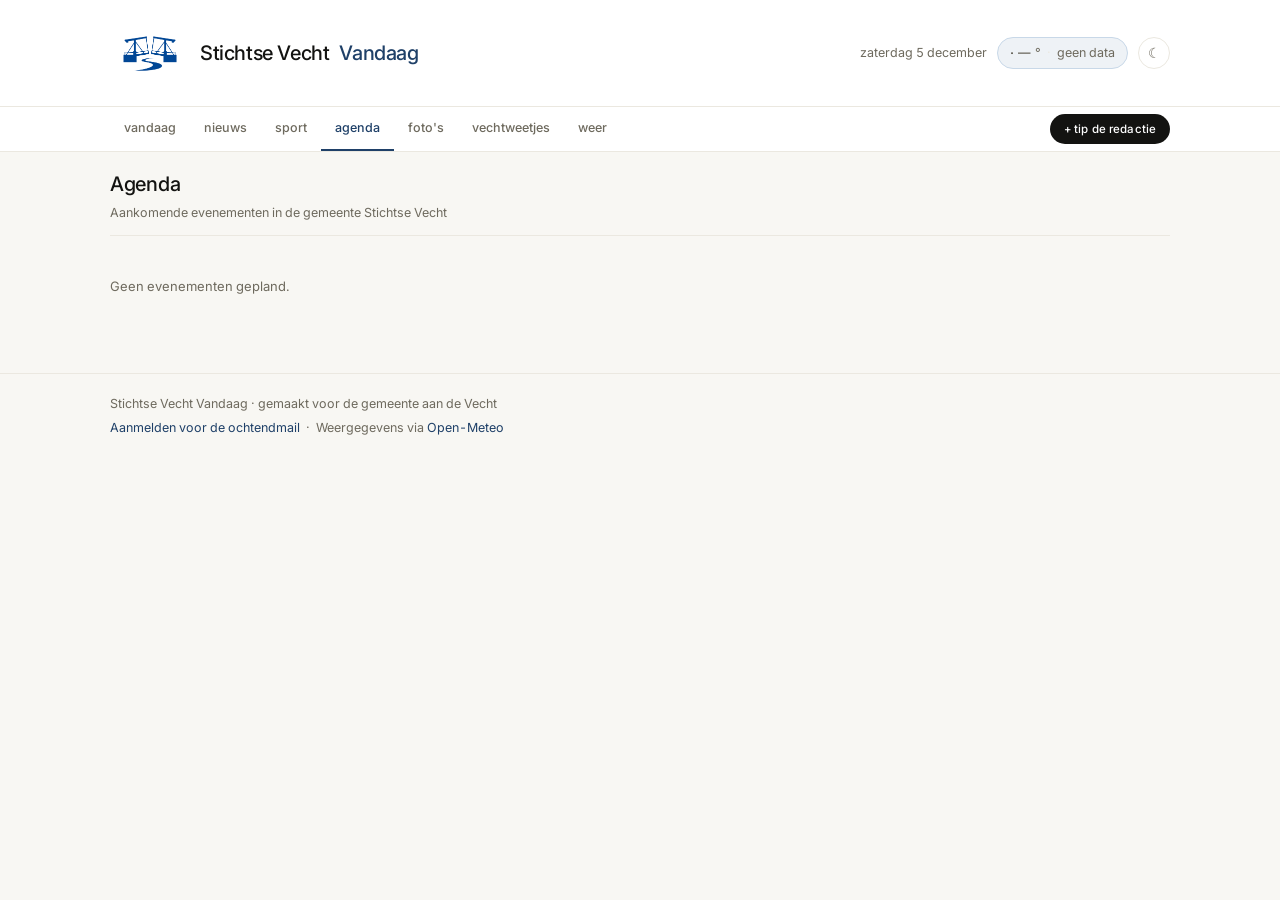
<file: agenda.html>
﻿<!DOCTYPE html>
<html lang="nl">
<head>
  <meta charset="UTF-8" />
  <meta name="viewport" content="width=device-width, initial-scale=1.0" />
  <title>Agenda — Stichtse Vecht Vandaag</title>
  <meta name="description" content="Alle evenementen en activiteiten in de gemeente Stichtse Vecht." />
  <link rel="icon" type="image/png" href="favicon.png" />
  <link rel="apple-touch-icon" href="favicon.png" />
  <meta property="og:type" content="website" />
  <meta property="og:site_name" content="Stichtse Vecht Vandaag" />
  <meta property="og:locale" content="nl_NL" />
  <meta property="og:title" content="Agenda — Stichtse Vecht Vandaag" />
  <meta property="og:description" content="Alle evenementen en activiteiten in de gemeente Stichtse Vecht." />
  <meta property="og:url" content="https://stichtsevechtvandaag.nl/agenda.html" />
  <meta property="og:image" content="https://upload.wikimedia.org/wikipedia/commons/thumb/e/ea/Bethunpolder_in_Stichtse_Vecht.jpg/1280px-Bethunpolder_in_Stichtse_Vecht.jpg" />
  <meta name="twitter:card" content="summary_large_image" />
  <link rel="preconnect" href="https://fonts.googleapis.com" />
  <link rel="preconnect" href="https://fonts.gstatic.com" crossorigin />
  <link href="https://fonts.googleapis.com/css2?family=Inter:wght@400;500&display=swap" rel="stylesheet" />
  <link rel="stylesheet" href="style.css" />
  <style>
    .page-hero { padding: 32px 0 20px; border-bottom: 1px solid var(--border); margin-bottom: 28px; }
    .page-hero h1 { font-size: 28px; font-weight: 500; letter-spacing: -0.025em; color: var(--text); }
    .page-hero p { font-size: 14px; color: var(--text-mute); margin-top: 6px; }

    .agenda-full-list { display: flex; flex-direction: column; gap: 0; }

    .agenda-full-item {
      display: flex;
      gap: 20px;
      padding: 20px 0;
      border-bottom: 1px solid var(--border);
      text-decoration: none;
      color: inherit;
      transition: background 0.15s;
      border-radius: var(--radius-sm);
    }
    .agenda-full-item:first-child { border-top: 1px solid var(--border); }
    a.agenda-full-item:hover { background: var(--accent-bg); padding-left: 10px; padding-right: 10px; margin: 0 -10px; }

    .agenda-full-date {
      background: var(--ink);
      color: #fff;
      border-radius: var(--radius-sm);
      padding: 10px 14px;
      text-align: center;
      min-width: 56px;
      flex-shrink: 0;
      align-self: flex-start;
    }
    .agenda-full-date .day { display: block; font-size: 24px; font-weight: 500; letter-spacing: -0.02em; line-height: 1; }
    .agenda-full-date .month { display: block; font-size: 11px; font-weight: 500; letter-spacing: 0.06em; text-transform: uppercase; color: var(--accent); margin-top: 4px; }
    .agenda-full-date .year { display: block; font-size: 10px; color: rgba(255,255,255,.45); margin-top: 2px; }

    .agenda-full-content { flex: 1; }
    .agenda-full-title { font-size: 17px; font-weight: 500; letter-spacing: -0.01em; line-height: 1.3; color: var(--text); }
    .agenda-full-meta { font-size: 12.5px; color: var(--text-mute); margin-top: 5px; }
    .agenda-full-desc { font-size: 13.5px; color: var(--text-soft); margin-top: 8px; line-height: 1.55; }
    .agenda-full-link { font-size: 12px; color: var(--accent); margin-top: 8px; display: inline-block; }

    .agenda-month-label {
      font-size: 11px;
      font-weight: 500;
      letter-spacing: 0.06em;
      text-transform: uppercase;
      color: var(--text-mute);
      padding: 20px 0 8px;
    }
    .agenda-month-label:first-child { padding-top: 0; }
  </style>
</head>
<body>

  <header class="site-header">
    <div class="header-inner container">
      <a class="brand" href="index.html"><img src="Logo2.png" alt="Stichtse Vecht Vandaag logo" class="brand-logo" />Stichtse Vecht <span class="brand-accent">Vandaag</span></a>
      <div class="header-right">
        <span class="header-date" id="header-date"></span>
        <a class="weather-pill" id="weather-pill" href="weer.html">
          <span class="weather-pill-icon" id="wp-icon">·</span>
          <span id="wp-temp">—</span><span class="weather-unit">°</span>
          <span class="weather-pill-sep">·</span>
          <span class="weather-pill-desc" id="wp-desc">laden…</span>
        </a>
        <button class="dark-mode-btn" id="dark-mode-btn" aria-label="Donkere modus">☾</button>
      </div>
    </div>
  </header>

  <nav class="site-nav">
    <div class="nav-inner container">
      <ul class="nav-tabs">
        <li><a href="index.html"          class="nav-tab">vandaag</a></li>
        <li><a href="nieuws.html"         class="nav-tab">nieuws</a></li>
        <li><a href="sport.html"          class="nav-tab">sport</a></li>
        <li><a href="agenda.html"         class="nav-tab active">agenda</a></li>
        <li><a href="fotos.html"          class="nav-tab">foto's</a></li>
        <li><a href="vechtweetjes.html"   class="nav-tab">vechtweetjes</a></li>
        <li><a href="weer.html"           class="nav-tab">weer</a></li>
      </ul>
      <a href="mailto:redactie@stichtsevechtvandaag.nl" class="tip-btn">+ tip de redactie</a>
    </div>
  </nav>

  <main class="container main-content">

    <div class="page-hero">
      <h1>Agenda</h1>
      <p>Aankomende evenementen in de gemeente Stichtse Vecht</p>
    </div>

    <div class="agenda-full-list" id="agenda-full-list"></div>

  </main>

  <footer class="site-footer">
    <div class="container footer-inner">
      <p>Stichtse Vecht Vandaag · gemaakt voor de gemeente aan de Vecht</p>
      <p class="footer-meta">
        <a href="#">Aanmelden voor de ochtendmail</a>
        &nbsp;·&nbsp; Weergegevens via <a href="https://open-meteo.com" rel="noopener">Open-Meteo</a>
      </p>
    </div>
  </footer>

  <script src="data/data.js"></script>
  <script src="script.js"></script>
  <script>
    const MONTHS_FULL = ["Januari","Februari","Maart","April","Mei","Juni","Juli","Augustus","September","Oktober","November","December"];
    const MONTHS_SHORT = ["JAN","FEB","MRT","APR","MEI","JUN","JUL","AUG","SEP","OKT","NOV","DEC"];

    function renderFullAgenda(items) {
      const list = document.getElementById("agenda-full-list");
      if (!list) return;
      const today = new Date(); today.setHours(0,0,0,0);
      const upcoming = items
        .filter(e => new Date(e.date) >= today)
        .sort((a,b) => new Date(a.date)-new Date(b.date));

      if (upcoming.length === 0) {
        list.innerHTML = `<p style="color:var(--text-mute);font-size:13px;padding:20px 0">Geen evenementen gepland.</p>`;
        return;
      }

      let currentMonth = null;
      list.innerHTML = "";

      for (const item of upcoming) {
        const date = new Date(item.date);
        const monthKey = `${date.getFullYear()}-${date.getMonth()}`;

        if (monthKey !== currentMonth) {
          currentMonth = monthKey;
          const label = document.createElement("p");
          label.className = "agenda-month-label";
          label.textContent = `${MONTHS_FULL[date.getMonth()]} ${date.getFullYear()}`;
          list.appendChild(label);
        }

        const el = document.createElement(item.source_url ? "a" : "div");
        el.className = "agenda-full-item";
        if (item.source_url) {
          el.href = item.source_url;
          el.target = "_blank";
          el.rel = "noopener";
        }

        const meta = [item.time, item.location].filter(Boolean).join(" · ");

        el.innerHTML = `
          <div class="agenda-full-date">
            <span class="day">${date.getDate()}</span>
            <span class="month">${MONTHS_SHORT[date.getMonth()]}</span>
            <span class="year">${date.getFullYear()}</span>
          </div>
          <div class="agenda-full-content">
            <p class="agenda-full-title">${item.title.replace(/</g,"&lt;")}</p>
            ${meta ? `<p class="agenda-full-meta">${meta.replace(/</g,"&lt;")}</p>` : ""}
            ${item.description ? `<p class="agenda-full-desc">${item.description.replace(/</g,"&lt;")}</p>` : ""}
            ${item.source_url ? `<span class="agenda-full-link">Meer informatie →</span>` : ""}
          </div>`;
        list.appendChild(el);
      }
    }

    document.addEventListener("DOMContentLoaded", async () => {
      setHeaderDate();
      loadWeather();
      initDarkMode();

      let items = [];
      if (Array.isArray(window.BREUKELEN_EVENTS)) {
        items = window.BREUKELEN_EVENTS;
      } else {
        try { const r = await fetch("data/events.json"); items = await r.json(); } catch(_) {}
      }
      renderFullAgenda(items);
    });
  </script>
</body>
</html>
</file>
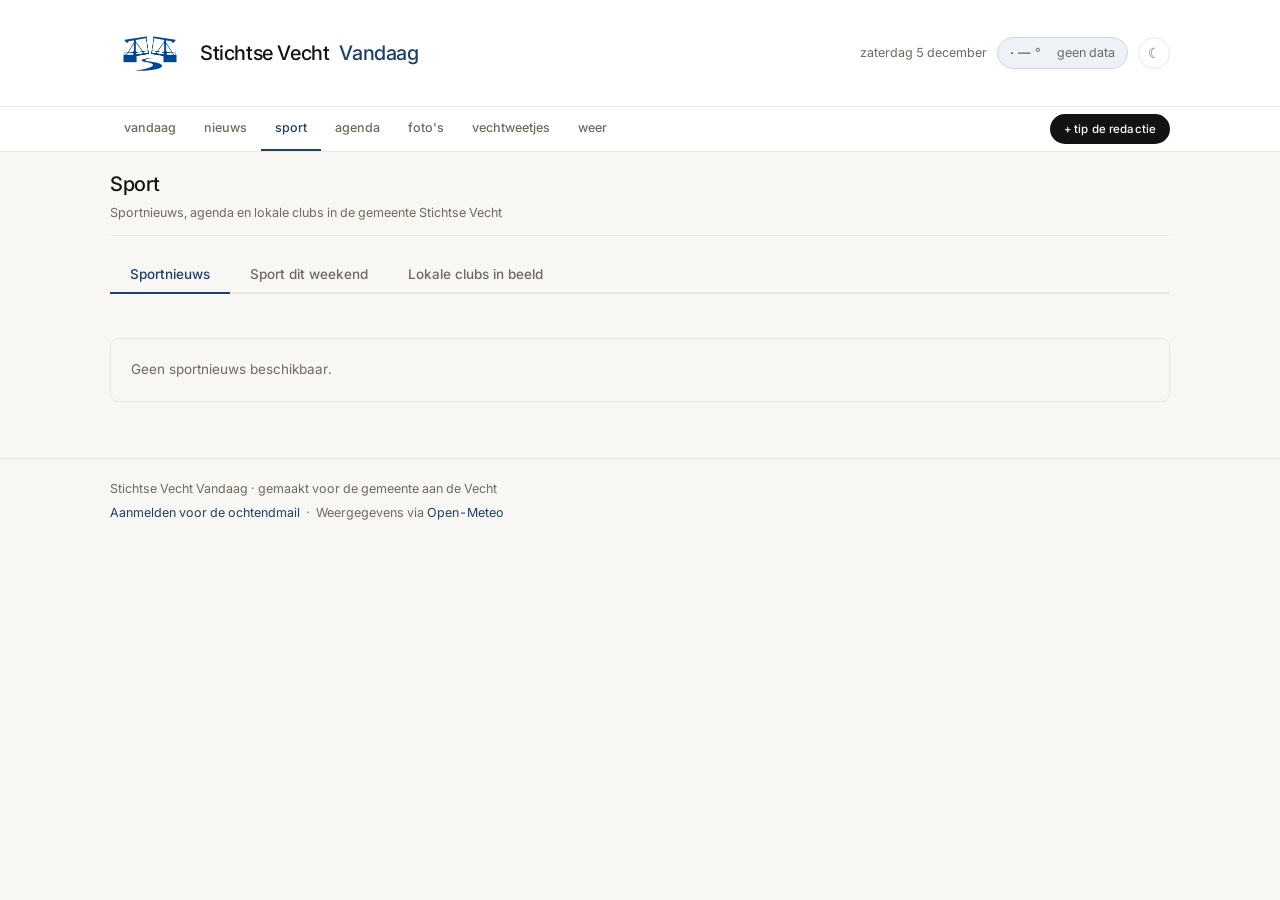
<file: sport.html>
<!DOCTYPE html>
<html lang="nl">
<head>
  <meta charset="UTF-8" />
  <meta name="viewport" content="width=device-width, initial-scale=1.0" />
  <title>Sport — Stichtse Vecht Vandaag</title>
  <meta name="description" content="Sportnieuws, sportagenda en lokale clubs in de gemeente Stichtse Vecht." />
  <link rel="icon" type="image/png" href="favicon.png" />
  <link rel="apple-touch-icon" href="favicon.png" />
  <meta property="og:type" content="website" />
  <meta property="og:site_name" content="Stichtse Vecht Vandaag" />
  <meta property="og:locale" content="nl_NL" />
  <meta property="og:title" content="Sport — Stichtse Vecht Vandaag" />
  <meta property="og:description" content="Sportnieuws, sportagenda en lokale clubs in de gemeente Stichtse Vecht." />
  <meta property="og:url" content="https://stichtsevechtvandaag.nl/sport.html" />
  <meta property="og:image" content="https://upload.wikimedia.org/wikipedia/commons/thumb/e/ea/Bethunpolder_in_Stichtse_Vecht.jpg/1280px-Bethunpolder_in_Stichtse_Vecht.jpg" />
  <meta name="twitter:card" content="summary_large_image" />
  <link rel="preconnect" href="https://fonts.googleapis.com" />
  <link rel="preconnect" href="https://fonts.gstatic.com" crossorigin />
  <link href="https://fonts.googleapis.com/css2?family=Inter:wght@400;500&display=swap" rel="stylesheet" />
  <link rel="stylesheet" href="style.css" />
  <style>
    .page-hero { padding: 32px 0 20px; border-bottom: 1px solid var(--border); margin-bottom: 28px; }
    .page-hero h1 { font-size: 28px; font-weight: 500; letter-spacing: -0.025em; color: var(--text); }
    .page-hero p  { font-size: 14px; color: var(--text-mute); margin-top: 6px; }

    /* ── Sport tabs ── */
    .sport-tabs {
      display: flex;
      border-bottom: 2px solid var(--border);
      margin-bottom: 24px;
      gap: 0;
    }
    .sport-tab-btn {
      padding: 10px 20px;
      font-size: 13.5px;
      font-weight: 500;
      color: var(--text-mute);
      background: none;
      border: none;
      border-bottom: 2px solid transparent;
      margin-bottom: -2px;
      cursor: pointer;
      transition: color 0.15s, border-color 0.15s;
      white-space: nowrap;
    }
    .sport-tab-btn:hover { color: var(--text); }
    .sport-tab-btn.active {
      color: var(--accent);
      border-bottom-color: var(--accent);
    }

    .sport-tab-panel { display: none; }
    .sport-tab-panel.active { display: block; }

    /* ── Sportnieuws — lijst stijl (zoals nieuwspagina) ── */
    .sport-news-list {
      display: flex;
      flex-direction: column;
      border: 1px solid var(--border);
      border-radius: var(--radius);
      overflow: hidden;
    }
    .sport-news-row {
      display: flex;
      gap: 14px;
      padding: 14px;
      background: var(--surface);
      border-bottom: 1px solid var(--border);
      text-decoration: none;
      color: inherit;
      transition: background 0.1s;
    }
    .sport-news-row:last-child { border-bottom: none; }
    .sport-news-row:hover { background: #fafaf9; }
    body.dark-mode .sport-news-row:hover { background: #1e3048; }

    .sport-news-thumb {
      width: 110px;
      height: 84px;
      border-radius: var(--radius-sm);
      background: url("https://upload.wikimedia.org/wikipedia/commons/thumb/d/da/Doelman_Van_Breukelen_tijdens_de_training%2C_Bestanddeelnr_931-7073.jpg/1280px-Doelman_Van_Breukelen_tijdens_de_training%2C_Bestanddeelnr_931-7073.jpg") center/cover no-repeat;
      flex-shrink: 0;
      overflow: hidden;
    }
    .sport-news-thumb img { width: 100%; height: 100%; object-fit: cover; display: block; }

    .sport-news-row-content {
      display: flex;
      flex-direction: column;
      gap: 4px;
      flex: 1;
      min-width: 0;
    }
    .sport-news-row-cat {
      display: flex;
      align-items: center;
      gap: 6px;
      font-size: 10.5px;
      font-weight: 500;
      letter-spacing: 0.05em;
      text-transform: uppercase;
      color: var(--text-mute);
    }
    .sport-news-row-title {
      font-size: 15px;
      font-weight: 500;
      letter-spacing: -0.012em;
      line-height: 1.3;
      color: var(--text);
    }
    .sport-news-row-summary {
      font-size: 13px;
      color: var(--text-soft);
      line-height: 1.5;
      display: -webkit-box;
      -webkit-line-clamp: 2;
      -webkit-box-orient: vertical;
      overflow: hidden;
    }
    .sport-news-row-meta {
      font-size: 11.5px;
      color: var(--text-mute);
      margin-top: auto;
      padding-top: 2px;
    }
    .sport-news-row-meta a { color: var(--accent); }
    .sport-news-row-meta a:hover { text-decoration: underline; }

    @media (max-width: 600px) {
      .sport-news-thumb { width: 88px; height: 70px; }
      .sport-news-row-title { display: block; overflow: visible; }
      .sport-tab-btn { padding: 10px 14px; font-size: 12.5px; }
    }

    /* ── Sport dit weekend ── */
    .sport-agenda-list { display: flex; flex-direction: column; gap: 0; }
    .sport-agenda-row {
      display: flex;
      gap: 16px;
      align-items: center;
      padding: 14px 0;
      border-bottom: 1px solid var(--border);
    }
    .sport-agenda-row:first-child { border-top: 1px solid var(--border); }
    a.sport-agenda-row { text-decoration: none; color: inherit; transition: background 0.15s; }
    a.sport-agenda-row:hover { background: var(--accent-bg); padding-left: 8px; padding-right: 8px; margin: 0 -8px; }

    .sport-agenda-date-block { flex-shrink: 0; text-align: center; min-width: 44px; }
    .sport-agenda-dag { font-size: 10px; font-weight: 500; letter-spacing: 0.06em; text-transform: uppercase; color: var(--text-mute); }
    .sport-agenda-dag-num { font-size: 20px; font-weight: 500; letter-spacing: -0.02em; color: var(--text); line-height: 1.1; }
    .sport-agenda-dag-maand { font-size: 10px; font-weight: 500; letter-spacing: 0.04em; text-transform: uppercase; color: var(--accent); margin-top: 1px; }
    .sport-agenda-time { font-size: 11px; color: var(--text-mute); margin-top: 2px; }
    .sport-agenda-info { flex: 1; }
    .sport-agenda-event { font-size: 14.5px; font-weight: 500; letter-spacing: -0.01em; color: var(--text); }
    .sport-agenda-meta { font-size: 12px; color: var(--text-mute); margin-top: 3px; }
    .sport-agenda-link { font-size: 17px; color: var(--accent); text-decoration: none; opacity: 0.5; flex-shrink: 0; transition: opacity 0.15s; }
    .sport-agenda-link:hover { opacity: 1; }

    /* ── Lokale clubs ── */
    .sport-clubs-grid {
      display: grid;
      grid-template-columns: repeat(auto-fill, minmax(220px, 1fr));
      gap: 10px;
    }
    .sport-club-card {
      background: var(--surface);
      border: 1px solid var(--border);
      border-radius: var(--radius-sm);
      padding: 14px 16px;
      display: flex;
      flex-direction: column;
      gap: 4px;
      text-decoration: none;
      color: inherit;
      transition: border-color 0.15s;
    }
    .sport-club-card:hover { border-color: var(--accent); }
    .sport-club-name { font-size: 14px; font-weight: 500; letter-spacing: -0.01em; color: var(--text); }
    .sport-club-sport-loc { font-size: 11.5px; color: var(--accent); font-weight: 500; }
    .sport-club-desc { font-size: 12.5px; color: var(--text-soft); line-height: 1.45; margin-top: 4px; }
    .sport-club-link-label { font-size: 11px; color: var(--text-mute); margin-top: 6px; }

    .sport-empty {
      font-size: 13.5px;
      color: var(--text-mute);
      padding: 20px 0;
    }
  </style>
</head>
<body>

  <header class="site-header">
    <div class="header-inner container">
      <a class="brand" href="index.html"><img src="Logo2.png" alt="Stichtse Vecht Vandaag logo" class="brand-logo" />Stichtse Vecht <span class="brand-accent">Vandaag</span></a>
      <div class="header-right">
        <span class="header-date" id="header-date"></span>
        <a class="weather-pill" id="weather-pill" href="weer.html">
          <span class="weather-pill-icon" id="wp-icon">·</span>
          <span id="wp-temp">—</span><span class="weather-unit">°</span>
          <span class="weather-pill-sep">·</span>
          <span class="weather-pill-desc" id="wp-desc">laden…</span>
        </a>
        <button class="dark-mode-btn" id="dark-mode-btn" aria-label="Donkere modus">☾</button>
      </div>
    </div>
  </header>

  <nav class="site-nav">
    <div class="nav-inner container">
      <ul class="nav-tabs">
        <li><a href="index.html"          class="nav-tab">vandaag</a></li>
        <li><a href="nieuws.html"         class="nav-tab">nieuws</a></li>
        <li><a href="sport.html"          class="nav-tab active">sport</a></li>
        <li><a href="agenda.html"         class="nav-tab">agenda</a></li>
        <li><a href="fotos.html"          class="nav-tab">foto's</a></li>
        <li><a href="vechtweetjes.html"   class="nav-tab">vechtweetjes</a></li>
        <li><a href="weer.html"           class="nav-tab">weer</a></li>
      </ul>
      <a href="mailto:redactie@stichtsevechtvandaag.nl" class="tip-btn">+ tip de redactie</a>
    </div>
  </nav>

  <main class="container main-content subpage">

    <div class="page-hero">
      <h1>Sport</h1>
      <p>Sportnieuws, agenda en lokale clubs in de gemeente Stichtse Vecht</p>
    </div>

    <!-- ── Tabbladen ── -->
    <div class="sport-tabs">
      <button class="sport-tab-btn active" data-tab="nieuws">Sportnieuws</button>
      <button class="sport-tab-btn" data-tab="weekend">Sport dit weekend</button>
      <button class="sport-tab-btn" data-tab="clubs">Lokale clubs in beeld</button>
    </div>

    <!-- ── Tab 1: Sportnieuws ── -->
    <div class="sport-tab-panel active" id="tab-nieuws">
      <div class="sport-news-list" id="sport-news-list">
        <p class="sport-empty" style="padding: 20px;">Sportnieuws wordt geladen…</p>
      </div>
    </div>

    <!-- ── Tab 2: Sport dit weekend ── -->
    <div class="sport-tab-panel" id="tab-weekend">
      <div class="sport-agenda-list" id="sport-agenda-list">
        <p class="sport-empty">Geen wedstrijden gevonden voor dit weekend.</p>
      </div>
    </div>

    <!-- ── Tab 3: Lokale clubs ── -->
    <div class="sport-tab-panel" id="tab-clubs">
      <div class="sport-clubs-grid" id="sport-clubs-grid">
        <p class="sport-empty">Clubinformatie wordt geladen…</p>
      </div>
    </div>

  </main>

  <footer class="site-footer">
    <div class="container footer-inner">
      <p>Stichtse Vecht Vandaag · gemaakt voor de gemeente aan de Vecht</p>
      <p class="footer-meta">
        <a href="#">Aanmelden voor de ochtendmail</a>
        &nbsp;·&nbsp; Weergegevens via <a href="https://open-meteo.com" rel="noopener">Open-Meteo</a>
      </p>
    </div>
  </footer>

  <script src="data/data.js"></script>
  <script src="data/sport-data.js"></script>
  <script src="script.js"></script>
  <script>
    const DAYS_NL_FULL  = ["zondag","maandag","dinsdag","woensdag","donderdag","vrijdag","zaterdag"];
    const MONTHS_NL_KORT = ["jan","feb","mrt","apr","mei","jun","jul","aug","sep","okt","nov","dec"];

    /* ── Tab-switching ── */
    document.querySelectorAll(".sport-tab-btn").forEach(btn => {
      btn.addEventListener("click", () => {
        document.querySelectorAll(".sport-tab-btn").forEach(b => b.classList.remove("active"));
        document.querySelectorAll(".sport-tab-panel").forEach(p => p.classList.remove("active"));
        btn.classList.add("active");
        document.getElementById("tab-" + btn.dataset.tab).classList.add("active");
      });
    });

    /* ── Sportnieuws (lijst-stijl) ── */
    function renderSportNieuws(items) {
      const list = document.getElementById("sport-news-list");
      if (!list) return;
      if (!items || items.length === 0) {
        list.innerHTML = '<p class="sport-empty" style="padding:20px">Geen sportnieuws beschikbaar.</p>';
        return;
      }
      list.innerHTML = "";
      for (const item of items) {
        const date = new Date(item.date);
        const dateStr = `${date.getDate()} ${MONTHS_NL_KORT[date.getMonth()]}`;
        const catClass = (item.category || "sport").toLowerCase();

        const row = document.createElement(item.source_url ? "a" : "div");
        row.className = "sport-news-row";
        if (item.source_url) { row.href = item.source_url; row.target = "_blank"; row.rel = "noopener"; }

        row.innerHTML = `
          <div class="sport-news-row-content">
            <div class="sport-news-row-cat">
              <span class="cat-dot sport"></span>
              ${item.category || "Sport"}${item.club ? " · " + item.club : ""}
            </div>
            <p class="sport-news-row-title">${item.title}</p>
            ${item.summary ? `<p class="sport-news-row-summary">${item.summary}</p>` : ""}
            <p class="sport-news-row-meta">
              ${dateStr}${item.source ? ` · <a href="${item.source_url || "#"}" target="_blank" rel="noopener">${item.source}</a>` : ""}
            </p>
          </div>`;
        list.appendChild(row);
      }
    }

    /* ── Sport dit weekend ── */
    function renderSportAgenda(items) {
      const list = document.getElementById("sport-agenda-list");
      if (!list) return;
      if (!items || items.length === 0) {
        list.innerHTML = '<p class="sport-empty">Geen wedstrijden voor dit weekend.</p>';
        return;
      }
      list.innerHTML = "";
      const sorted = [...items].sort((a, b) => new Date(a.date) - new Date(b.date));
      for (const item of sorted) {
        const date = new Date(item.date);
        const dagNaam = DAYS_NL_FULL[date.getDay()].slice(0, 2).toUpperCase();
        const maandStr = MONTHS_NL_KORT[date.getMonth()];
        const row = document.createElement(item.source_url ? "a" : "div");
        row.className = "sport-agenda-row";
        if (item.source_url) { row.href = item.source_url; row.target = "_blank"; row.rel = "noopener"; }
        row.innerHTML = `
          <div class="sport-agenda-date-block">
            <div class="sport-agenda-dag">${dagNaam}</div>
            <div class="sport-agenda-dag-num">${date.getDate()}</div>
            <div class="sport-agenda-dag-maand">${maandStr}</div>
            ${item.time ? `<div class="sport-agenda-time">${item.time}</div>` : ""}
          </div>
          <div class="sport-agenda-info">
            <p class="sport-agenda-event">${item.event}</p>
            <p class="sport-agenda-meta">${[item.sport, item.location].filter(Boolean).join(" · ")}</p>
          </div>
          ${item.source_url ? `<span class="sport-agenda-link">→</span>` : ""}`;
        list.appendChild(row);
      }
    }

    /* ── Lokale clubs ── */
    function renderSportClubs(clubs) {
      const grid = document.getElementById("sport-clubs-grid");
      if (!grid) return;
      if (!clubs || clubs.length === 0) {
        grid.innerHTML = '<p class="sport-empty">Geen clubinformatie beschikbaar.</p>';
        return;
      }
      grid.innerHTML = "";
      for (const club of clubs) {
        const card = document.createElement(club.url ? "a" : "div");
        card.className = "sport-club-card";
        if (club.url) { card.href = club.url; card.target = "_blank"; card.rel = "noopener"; }
        card.innerHTML = `
          <p class="sport-club-name">${club.name}</p>
          <p class="sport-club-sport-loc">${[club.sport, club.location].filter(Boolean).join(" · ")}</p>
          ${club.description ? `<p class="sport-club-desc">${club.description}</p>` : ""}
          ${club.url ? `<p class="sport-club-link-label">→ ${new URL(club.url).hostname}</p>` : ""}`;
        grid.appendChild(card);
      }
    }

    document.addEventListener("DOMContentLoaded", () => {
      setHeaderDate();
      loadWeather();
      initDarkMode();
      renderSportNieuws(window.BREUKELEN_SPORT_NEWS || []);
      renderSportAgenda(window.BREUKELEN_SPORT_AGENDA || []);
      renderSportClubs(window.BREUKELEN_SPORT_CLUBS || []);
    });
  </script>
</body>
</html>
</file>
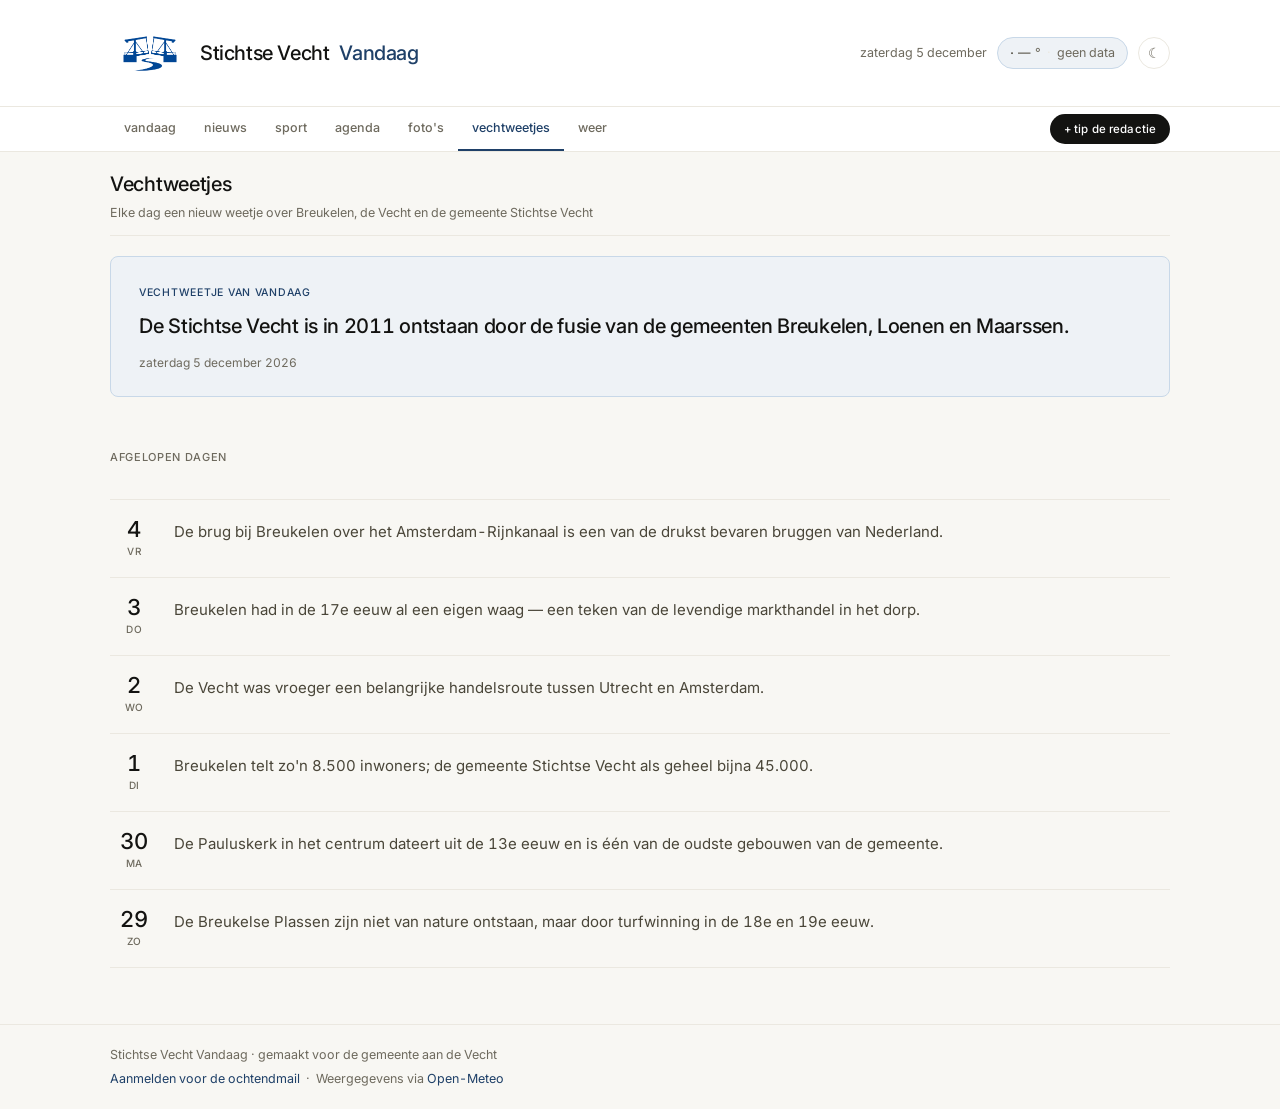
<file: vechtweetjes.html>
﻿<!DOCTYPE html>
<html lang="nl">
<head>
  <meta charset="UTF-8" />
  <meta name="viewport" content="width=device-width, initial-scale=1.0" />
  <title>Vechtweetjes — Stichtse Vecht Vandaag</title>
  <meta name="description" content="Dagelijkse weetjes over Breukelen, de Vecht en de gemeente Stichtse Vecht." />
  <link rel="icon" type="image/png" href="favicon.png" />
  <link rel="apple-touch-icon" href="favicon.png" />
  <meta property="og:type" content="website" />
  <meta property="og:site_name" content="Stichtse Vecht Vandaag" />
  <meta property="og:locale" content="nl_NL" />
  <meta property="og:title" content="Vechtweetjes — Stichtse Vecht Vandaag" />
  <meta property="og:description" content="Dagelijkse weetjes over Breukelen, de Vecht en de gemeente Stichtse Vecht." />
  <meta property="og:url" content="https://stichtsevechtvandaag.nl/vechtweetjes.html" />
  <meta property="og:image" content="https://upload.wikimedia.org/wikipedia/commons/thumb/e/ea/Bethunpolder_in_Stichtse_Vecht.jpg/1280px-Bethunpolder_in_Stichtse_Vecht.jpg" />
  <meta name="twitter:card" content="summary_large_image" />
  <link rel="preconnect" href="https://fonts.googleapis.com" />
  <link rel="preconnect" href="https://fonts.gstatic.com" crossorigin />
  <link href="https://fonts.googleapis.com/css2?family=Inter:wght@400;500&display=swap" rel="stylesheet" />
  <link rel="stylesheet" href="style.css" />
  <style>
    .page-hero { padding: 32px 0 20px; border-bottom: 1px solid var(--border); margin-bottom: 28px; }
    .page-hero h1 { font-size: 28px; font-weight: 500; letter-spacing: -0.025em; color: var(--text); }
    .page-hero p  { font-size: 14px; color: var(--text-mute); margin-top: 6px; }

    /* ── Vandaag — groot uitgelicht blok ── */
    .feitje-today {
      background: var(--accent-bg);
      border: 1px solid #c8d8e8;
      border-radius: var(--radius);
      padding: 28px 28px 24px;
      margin-bottom: 32px;
      position: relative;
    }
    .feitje-today-label {
      font-size: 10.5px;
      font-weight: 500;
      letter-spacing: 0.07em;
      text-transform: uppercase;
      color: var(--accent);
      margin-bottom: 10px;
    }
    .feitje-today-text {
      font-size: 20px;
      font-weight: 500;
      letter-spacing: -0.015em;
      line-height: 1.45;
      color: var(--text);
    }
    .feitje-today-day {
      font-size: 12px;
      color: var(--text-mute);
      margin-top: 12px;
    }

    /* ── Vorige dagen — lijst ── */
    .feitjes-history-label {
      font-size: 11px;
      font-weight: 500;
      letter-spacing: 0.06em;
      text-transform: uppercase;
      color: var(--text-mute);
      margin-bottom: 12px;
    }

    .feitje-row {
      display: flex;
      gap: 16px;
      padding: 18px 0;
      border-bottom: 1px solid var(--border);
    }
    .feitje-row:first-of-type { border-top: 1px solid var(--border); }

    .feitje-day-block {
      flex-shrink: 0;
      width: 48px;
      text-align: center;
    }
    .feitje-day-num {
      font-size: 22px;
      font-weight: 500;
      letter-spacing: -0.02em;
      color: var(--text);
      line-height: 1;
    }
    .feitje-day-name {
      font-size: 10px;
      font-weight: 500;
      letter-spacing: 0.05em;
      text-transform: uppercase;
      color: var(--text-mute);
      margin-top: 3px;
    }

    .feitje-row-text {
      flex: 1;
      font-size: 15px;
      color: var(--text-soft);
      line-height: 1.55;
      padding-top: 2px;
    }

  </style>
</head>
<body>

  <header class="site-header">
    <div class="header-inner container">
      <a class="brand" href="index.html"><img src="Logo2.png" alt="Stichtse Vecht Vandaag logo" class="brand-logo" />Stichtse Vecht <span class="brand-accent">Vandaag</span></a>
      <div class="header-right">
        <span class="header-date" id="header-date"></span>
        <a class="weather-pill" id="weather-pill" href="weer.html">
          <span class="weather-pill-icon" id="wp-icon">·</span>
          <span id="wp-temp">—</span><span class="weather-unit">°</span>
          <span class="weather-pill-sep">·</span>
          <span class="weather-pill-desc" id="wp-desc">laden…</span>
        </a>
        <button class="dark-mode-btn" id="dark-mode-btn" aria-label="Donkere modus">☾</button>
      </div>
    </div>
  </header>

  <nav class="site-nav">
    <div class="nav-inner container">
      <ul class="nav-tabs">
        <li><a href="index.html"          class="nav-tab">vandaag</a></li>
        <li><a href="nieuws.html"         class="nav-tab">nieuws</a></li>
        <li><a href="sport.html"          class="nav-tab">sport</a></li>
        <li><a href="agenda.html"         class="nav-tab">agenda</a></li>
        <li><a href="fotos.html"          class="nav-tab">foto's</a></li>
        <li><a href="vechtweetjes.html"   class="nav-tab active">vechtweetjes</a></li>
        <li><a href="weer.html"           class="nav-tab">weer</a></li>
      </ul>
      <a href="mailto:redactie@stichtsevechtvandaag.nl" class="tip-btn">+ tip de redactie</a>
    </div>
  </nav>

  <main class="container main-content">

    <div class="page-hero">
      <h1>Vechtweetjes</h1>
      <p>Elke dag een nieuw weetje over Breukelen, de Vecht en de gemeente Stichtse Vecht</p>
    </div>

    <!-- Vandaag -->
    <div class="feitje-today" id="feitje-today">
      <p class="feitje-today-label">Vechtweetje van vandaag</p>
      <p class="feitje-today-text" id="feitje-today-text">Wordt geladen…</p>
      <p class="feitje-today-day" id="feitje-today-day"></p>
    </div>

    <!-- Afgelopen 6 dagen -->
    <p class="feitjes-history-label">Afgelopen dagen</p>
    <div id="feitjes-history"></div>

  </main>

  <footer class="site-footer">
    <div class="container footer-inner">
      <p>Stichtse Vecht Vandaag · gemaakt voor de gemeente aan de Vecht</p>
      <p class="footer-meta">
        <a href="#">Aanmelden voor de ochtendmail</a>
        &nbsp;·&nbsp; Weergegevens via <a href="https://open-meteo.com" rel="noopener">Open-Meteo</a>
      </p>
    </div>
  </footer>

  <script src="data/data.js"></script>
  <script src="script.js"></script>
  <script>
    const DAYS_FULL = ["zondag","maandag","dinsdag","woensdag","donderdag","vrijdag","zaterdag"];
    const MONTHS_FULL = ["januari","februari","maart","april","mei","juni",
                         "juli","augustus","september","oktober","november","december"];

    function dayOfYear(date) {
      const start = new Date(date.getFullYear(), 0, 0);
      return Math.floor((date - start) / 86400000);
    }

    function feitjeForDate(feitjes, date) {
      const idx = dayOfYear(date) % feitjes.length;
      return feitjes[idx];
    }

    function renderVechtweetjes(feitjes) {
      if (!feitjes || feitjes.length === 0) return;

      const today = new Date();

      // ── Vandaag ──
      const todayText   = document.getElementById("feitje-today-text");
      const todayDayEl  = document.getElementById("feitje-today-day");
      if (todayText) todayText.textContent = feitjeForDate(feitjes, today);
      if (todayDayEl) {
        todayDayEl.textContent =
          `${DAYS_FULL[today.getDay()]} ${today.getDate()} ${MONTHS_FULL[today.getMonth()]} ${today.getFullYear()}`;
      }

      // ── Afgelopen 6 dagen ──
      const history = document.getElementById("feitjes-history");
      if (history) {
        history.innerHTML = "";
        for (let i = 1; i <= 6; i++) {
          const d = new Date(today);
          d.setDate(today.getDate() - i);
          const tekst = feitjeForDate(feitjes, d);

          const row = document.createElement("div");
          row.className = "feitje-row";
          row.innerHTML = `
            <div class="feitje-day-block">
              <div class="feitje-day-num">${d.getDate()}</div>
              <div class="feitje-day-name">${DAYS_FULL[d.getDay()].slice(0,2)}</div>
            </div>
            <p class="feitje-row-text">${tekst}</p>
          `;
          history.appendChild(row);
        }
      }

    }

    document.addEventListener("DOMContentLoaded", async () => {
      setHeaderDate();
      loadWeather();
      initDarkMode();

      let feitjes = [];
      if (Array.isArray(window.BREUKELEN_FEITJES)) {
        feitjes = window.BREUKELEN_FEITJES;
      } else {
        try {
          const r = await fetch("data/feitjes.json");
          feitjes = await r.json();
        } catch(_) {}
      }
      renderVechtweetjes(feitjes);
    });
  </script>
</body>
</html>
</file>
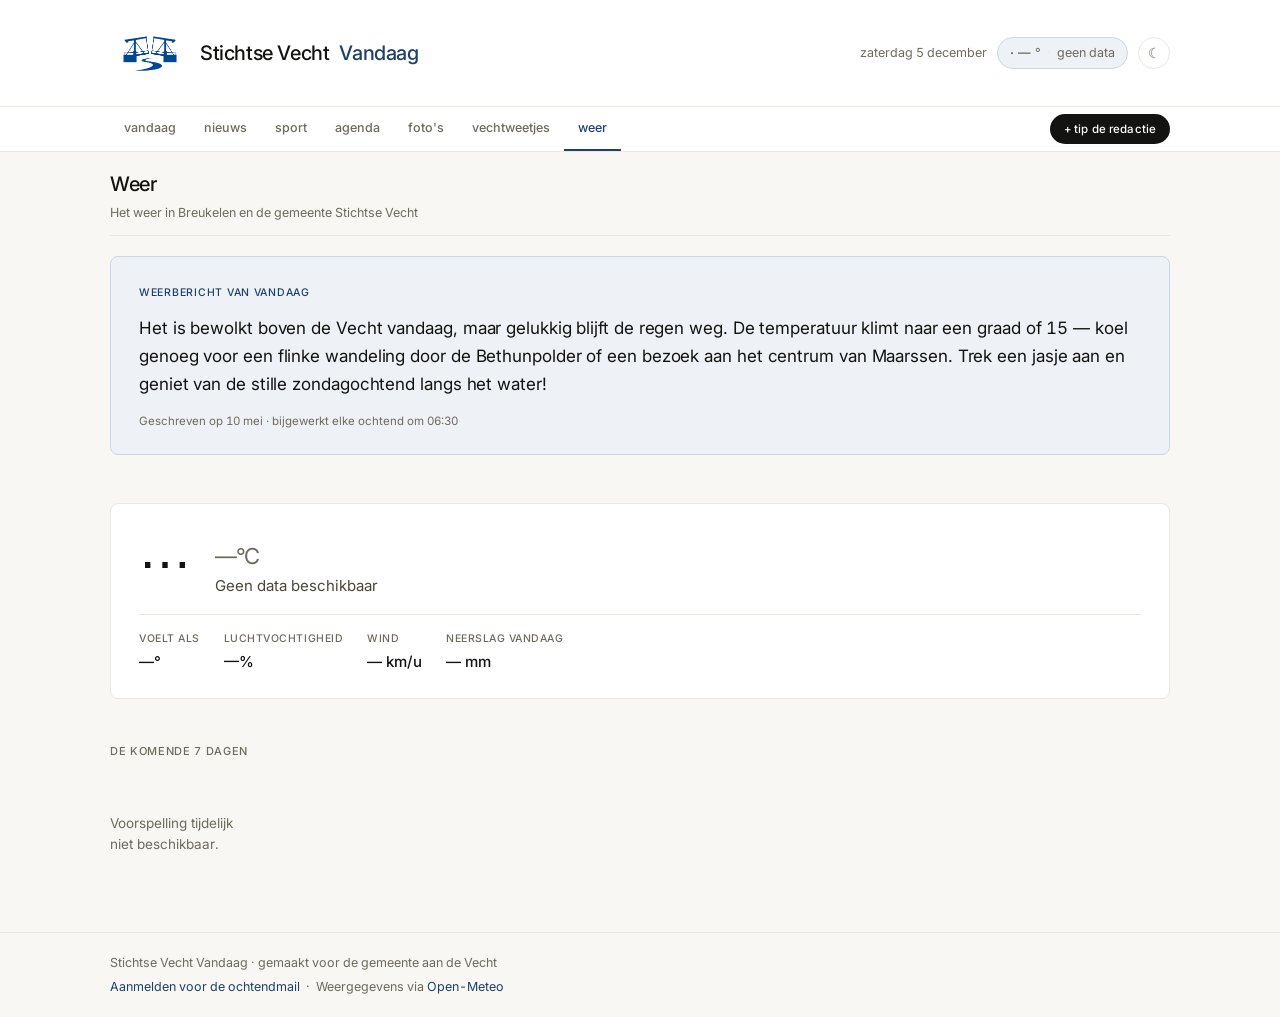
<file: weer.html>
﻿<!DOCTYPE html>
<html lang="nl">
<head>
  <meta charset="UTF-8" />
  <meta name="viewport" content="width=device-width, initial-scale=1.0" />
  <title>Weer — Stichtse Vecht Vandaag</title>
  <meta name="description" content="Het weer in Breukelen en de gemeente Stichtse Vecht — vandaag en de komende dagen." />
  <link rel="icon" type="image/png" href="favicon.png" />
  <link rel="apple-touch-icon" href="favicon.png" />
  <meta property="og:type" content="website" />
  <meta property="og:site_name" content="Stichtse Vecht Vandaag" />
  <meta property="og:locale" content="nl_NL" />
  <meta property="og:title" content="Weer — Stichtse Vecht Vandaag" />
  <meta property="og:description" content="Het weer in Breukelen en de gemeente Stichtse Vecht — vandaag en de komende dagen." />
  <meta property="og:url" content="https://stichtsevechtvandaag.nl/weer.html" />
  <meta property="og:image" content="https://upload.wikimedia.org/wikipedia/commons/thumb/e/ea/Bethunpolder_in_Stichtse_Vecht.jpg/1280px-Bethunpolder_in_Stichtse_Vecht.jpg" />
  <meta name="twitter:card" content="summary_large_image" />
  <link rel="preconnect" href="https://fonts.googleapis.com" />
  <link rel="preconnect" href="https://fonts.gstatic.com" crossorigin />
  <link href="https://fonts.googleapis.com/css2?family=Inter:wght@400;500&display=swap" rel="stylesheet" />
  <link rel="stylesheet" href="style.css" />
  <style>
    .page-hero { padding: 32px 0 20px; border-bottom: 1px solid var(--border); margin-bottom: 28px; }
    .page-hero h1 { font-size: 28px; font-weight: 500; letter-spacing: -0.025em; color: var(--text); }
    .page-hero p  { font-size: 14px; color: var(--text-mute); margin-top: 6px; }

    /* ── AI weertekst blok ── */
    .weer-tekst-blok {
      background: var(--accent-bg);
      border: 1px solid #c8d8e8;
      border-radius: var(--radius);
      padding: 28px 28px 24px;
      margin-bottom: 28px;
    }
    .weer-tekst-label {
      font-size: 10.5px;
      font-weight: 500;
      letter-spacing: 0.07em;
      text-transform: uppercase;
      color: var(--accent);
      margin-bottom: 12px;
    }
    .weer-tekst-body {
      font-size: 17px;
      font-weight: 400;
      line-height: 1.65;
      color: var(--text);
      letter-spacing: -0.005em;
    }
    .weer-tekst-meta {
      font-size: 11.5px;
      color: var(--text-mute);
      margin-top: 14px;
    }

    /* ── Huidige omstandigheden ── */
    .weer-huidig {
      display: grid;
      grid-template-columns: auto 1fr;
      gap: 0 24px;
      align-items: center;
      background: var(--surface);
      border: 1px solid var(--border);
      border-radius: var(--radius);
      padding: 24px 28px;
      margin-bottom: 24px;
    }
    .weer-huidig-icon {
      font-size: 52px;
      line-height: 1;
      grid-row: span 2;
    }
    .weer-huidig-temp {
      font-size: 42px;
      font-weight: 500;
      letter-spacing: -0.03em;
      color: var(--text);
      line-height: 1;
    }
    .weer-huidig-temp span {
      font-size: 22px;
      color: var(--text-mute);
      font-weight: 400;
    }
    .weer-huidig-desc {
      font-size: 15px;
      color: var(--text-soft);
      margin-top: 4px;
    }
    .weer-huidig-details {
      grid-column: 1 / -1;
      display: flex;
      gap: 24px;
      flex-wrap: wrap;
      margin-top: 16px;
      padding-top: 16px;
      border-top: 1px solid var(--border);
    }
    .weer-detail-item {
      display: flex;
      flex-direction: column;
      gap: 2px;
    }
    .weer-detail-label {
      font-size: 10.5px;
      font-weight: 500;
      letter-spacing: 0.05em;
      text-transform: uppercase;
      color: var(--text-mute);
    }
    .weer-detail-value {
      font-size: 15px;
      font-weight: 500;
      color: var(--text);
    }

    /* ── 7-daagse voorspelling ── */
    .weer-forecast-label {
      font-size: 11px;
      font-weight: 500;
      letter-spacing: 0.06em;
      text-transform: uppercase;
      color: var(--text-mute);
      margin-bottom: 12px;
    }
    .weer-forecast-strip {
      display: grid;
      grid-template-columns: repeat(7, 1fr);
      gap: 8px;
    }
    @media (max-width: 600px) {
      .weer-forecast-strip { grid-template-columns: repeat(4, 1fr); }
    }
    .weer-dag {
      background: var(--surface);
      border: 1px solid var(--border);
      border-radius: var(--radius-sm);
      padding: 12px 8px;
      text-align: center;
      display: flex;
      flex-direction: column;
      gap: 4px;
    }
    .weer-dag.vandaag {
      border-color: var(--accent);
      background: var(--accent-bg);
    }
    .weer-dag-naam {
      font-size: 10.5px;
      font-weight: 500;
      letter-spacing: 0.05em;
      text-transform: uppercase;
      color: var(--text-mute);
    }
    .weer-dag.vandaag .weer-dag-naam { color: var(--accent); }
    .weer-dag-datum {
      font-size: 11px;
      color: var(--text-mute);
      margin-top: -2px;
    }
    .weer-dag-icon { font-size: 22px; line-height: 1; margin: 4px 0; }
    .weer-dag-max {
      font-size: 15px;
      font-weight: 500;
      color: var(--text);
    }
    .weer-dag-min {
      font-size: 12px;
      color: var(--text-mute);
    }
    .weer-dag-neerslag {
      font-size: 10.5px;
      color: #1f6080;
      margin-top: 2px;
    }

    /* ── Laad-staat ── */
    .weer-loading {
      font-size: 13.5px;
      color: var(--text-mute);
      padding: 20px 0;
    }
  </style>
</head>
<body>

  <header class="site-header">
    <div class="header-inner container">
      <a class="brand" href="index.html"><img src="Logo2.png" alt="Stichtse Vecht Vandaag logo" class="brand-logo" />Stichtse Vecht <span class="brand-accent">Vandaag</span></a>
      <div class="header-right">
        <span class="header-date" id="header-date"></span>
        <a class="weather-pill" id="weather-pill" href="weer.html">
          <span class="weather-pill-icon" id="wp-icon">·</span>
          <span id="wp-temp">—</span><span class="weather-unit">°</span>
          <span class="weather-pill-sep">·</span>
          <span class="weather-pill-desc" id="wp-desc">laden…</span>
        </a>
        <button class="dark-mode-btn" id="dark-mode-btn" aria-label="Donkere modus">☾</button>
      </div>
    </div>
  </header>

  <nav class="site-nav">
    <div class="nav-inner container">
      <ul class="nav-tabs">
        <li><a href="index.html"          class="nav-tab">vandaag</a></li>
        <li><a href="nieuws.html"         class="nav-tab">nieuws</a></li>
        <li><a href="sport.html"          class="nav-tab">sport</a></li>
        <li><a href="agenda.html"         class="nav-tab">agenda</a></li>
        <li><a href="fotos.html"          class="nav-tab">foto's</a></li>
        <li><a href="vechtweetjes.html"   class="nav-tab">vechtweetjes</a></li>
        <li><a href="weer.html"           class="nav-tab active">weer</a></li>
      </ul>
      <a href="mailto:redactie@stichtsevechtvandaag.nl" class="tip-btn">+ tip de redactie</a>
    </div>
  </nav>

  <main class="container main-content">

    <div class="page-hero">
      <h1>Weer</h1>
      <p>Het weer in Breukelen en de gemeente Stichtse Vecht</p>
    </div>

    <!-- AI weertekst -->
    <div class="weer-tekst-blok" id="weer-tekst-blok">
      <p class="weer-tekst-label">Weerbericht van vandaag</p>
      <p class="weer-tekst-body" id="weer-tekst-body">Weerbericht wordt geladen…</p>
      <p class="weer-tekst-meta" id="weer-tekst-meta"></p>
    </div>

    <!-- Huidig weer -->
    <div class="weer-huidig" id="weer-huidig">
      <div class="weer-huidig-icon" id="weer-icon">⋯</div>
      <div>
        <div class="weer-huidig-temp">
          <span id="weer-temp">—</span><span>°C</span>
        </div>
        <div class="weer-huidig-desc" id="weer-desc">Laden…</div>
      </div>
      <div class="weer-huidig-details">
        <div class="weer-detail-item">
          <span class="weer-detail-label">Voelt als</span>
          <span class="weer-detail-value" id="weer-feels">—°</span>
        </div>
        <div class="weer-detail-item">
          <span class="weer-detail-label">Luchtvochtigheid</span>
          <span class="weer-detail-value" id="weer-humidity">—%</span>
        </div>
        <div class="weer-detail-item">
          <span class="weer-detail-label">Wind</span>
          <span class="weer-detail-value" id="weer-wind">— km/u</span>
        </div>
        <div class="weer-detail-item">
          <span class="weer-detail-label">Neerslag vandaag</span>
          <span class="weer-detail-value" id="weer-rain">— mm</span>
        </div>
      </div>
    </div>

    <!-- 7-daagse voorspelling -->
    <p class="weer-forecast-label">De komende 7 dagen</p>
    <div class="weer-forecast-strip" id="weer-forecast">
      <p class="weer-loading">Voorspelling laden…</p>
    </div>

  </main>

  <footer class="site-footer">
    <div class="container footer-inner">
      <p>Stichtse Vecht Vandaag · gemaakt voor de gemeente aan de Vecht</p>
      <p class="footer-meta">
        <a href="#">Aanmelden voor de ochtendmail</a>
        &nbsp;·&nbsp; Weergegevens via <a href="https://open-meteo.com" rel="noopener">Open-Meteo</a>
      </p>
    </div>
  </footer>

  <script src="data/data.js"></script>
  <script src="script.js"></script>
  <script>
    const DAYS_KORT = ["zo","ma","di","wo","do","vr","za"];
    const MONTHS_KORT = ["jan","feb","mrt","apr","mei","jun","jul","aug","sep","okt","nov","dec"];

    // WMO weercodes → emoji (zelfde als script.js maar hier lokaal voor de forecast-strip)
    const WMO_ICON = {
      0:"☀️", 1:"🌤️", 2:"⛅", 3:"☁️",
      45:"🌫️", 48:"🌫️",
      51:"🌦️", 53:"🌦️", 55:"🌧️",
      61:"🌦️", 63:"🌧️", 65:"🌧️",
      66:"🌧️", 67:"🌧️",
      71:"🌨️", 73:"❄️", 75:"❄️", 77:"❄️",
      80:"🌦️", 81:"🌧️", 82:"⛈️",
      85:"🌨️", 86:"❄️",
      95:"⛈️", 96:"⛈️", 99:"⛈️"
    };

    // ── Laad AI-weertekst ──
    function loadWeerTekst() {
      const body = document.getElementById("weer-tekst-body");
      const meta = document.getElementById("weer-tekst-meta");

      let tekst = null;
      if (window.BREUKELEN_WEATHER_TEXT) {
        tekst = window.BREUKELEN_WEATHER_TEXT;
      }

      if (tekst && tekst.text) {
        if (body) body.textContent = tekst.text;
        if (meta && tekst.date) {
          const d = new Date(tekst.date);
          meta.textContent = `Geschreven op ${d.getDate()} ${MONTHS_KORT[d.getMonth()]} · bijgewerkt elke ochtend om 06:30`;
        }
      } else {
        // Geen tekst beschikbaar — toon een korte mededeling
        if (body) body.textContent = "Het dagelijkse weerbericht wordt elke ochtend om 06:30 automatisch gegenereerd op basis van de actuele weersvoorspelling voor Breukelen en omgeving.";
        if (meta) meta.textContent = "Nog geen tekst voor vandaag beschikbaar.";
      }
    }

    // ── Laad live weerdata van Open-Meteo ──
    async function loadWeerData() {
      const lat = 52.1735, lon = 4.9897;
      const url =
        `https://api.open-meteo.com/v1/forecast` +
        `?latitude=${lat}&longitude=${lon}` +
        `&current=temperature_2m,apparent_temperature,weather_code,relative_humidity_2m,wind_speed_10m` +
        `&daily=temperature_2m_max,temperature_2m_min,weather_code,precipitation_sum` +
        `&timezone=Europe/Amsterdam&forecast_days=7`;

      try {
        const res = await fetch(url);
        if (!res.ok) throw new Error(`HTTP ${res.status}`);
        const data = await res.json();

        // Huidig
        const c = data.current;
        const code = c.weather_code;
        document.getElementById("weer-icon").textContent  = WMO_ICON[code] || "☁️";
        document.getElementById("weer-temp").textContent  = Math.round(c.temperature_2m);
        document.getElementById("weer-desc").textContent  = WEATHER_CODES[code]?.desc || "Onbekend";
        document.getElementById("weer-feels").textContent = Math.round(c.apparent_temperature) + "°";
        document.getElementById("weer-humidity").textContent = Math.round(c.relative_humidity_2m) + "%";
        document.getElementById("weer-wind").textContent  = Math.round(c.wind_speed_10m) + " km/u";

        // Neerslag vandaag (dag 0 in daily)
        const rain0 = data.daily.precipitation_sum[0];
        document.getElementById("weer-rain").textContent =
          rain0 !== null ? rain0.toFixed(1) + " mm" : "0 mm";

        // 7-daagse strip
        renderForecast(data.daily);

      } catch (err) {
        console.warn("Weerdata kon niet geladen worden:", err);
        document.getElementById("weer-desc").textContent = "Geen data beschikbaar";
        document.getElementById("weer-forecast").innerHTML =
          `<p class="weer-loading">Voorspelling tijdelijk niet beschikbaar.</p>`;
      }
    }

    function renderForecast(daily) {
      const strip = document.getElementById("weer-forecast");
      if (!strip) return;
      strip.innerHTML = "";

      const today = new Date();
      today.setHours(0, 0, 0, 0);

      for (let i = 0; i < daily.time.length; i++) {
        const date = new Date(daily.time[i]);
        const isToday = date.getTime() === today.getTime();
        const naam = isToday ? "vandaag" : DAYS_KORT[date.getDay()];
        const icon = WMO_ICON[daily.weather_code[i]] || "☁️";
        const max  = Math.round(daily.temperature_2m_max[i]);
        const min  = Math.round(daily.temperature_2m_min[i]);
        const rain = daily.precipitation_sum[i];

        const dag = document.createElement("div");
        dag.className = "weer-dag" + (isToday ? " vandaag" : "");
        const dagDatum = `${date.getDate()} ${MONTHS_KORT[date.getMonth()]}`;
        dag.innerHTML = `
          <span class="weer-dag-naam">${naam}</span>
          <span class="weer-dag-datum">${isToday ? "" : dagDatum}</span>
          <span class="weer-dag-icon">${icon}</span>
          <span class="weer-dag-max">${max}°</span>
          <span class="weer-dag-min">${min}°</span>
          ${rain > 0.2 ? `<span class="weer-dag-neerslag">💧 ${rain.toFixed(1)}mm</span>` : ""}
        `;
        strip.appendChild(dag);
      }
    }

    document.addEventListener("DOMContentLoaded", () => {
      setHeaderDate();
      loadWeather();   // header pill via script.js
      initDarkMode();
      loadWeerTekst();
      loadWeerData();
    });
  </script>
</body>
</html>
</file>
<file: style.css>
/* ═══════════════════════════════════════════════════════════
   Stichtse Vecht Vandaag — V3 stylesheet
   All-Inter · Vechtblauw · Bento-grid
   Goedgekeurd door Tommy, sessie 1 — 3 mei 2026
═══════════════════════════════════════════════════════════ */

/* ═══════════ CSS VARIABELEN ═══════════ */
:root {
  /* Kleuren */
  --bg:        #f8f7f3;   /* off-white achtergrond */
  --surface:   #ffffff;   /* cards / vlakken */
  --border:    #ebe8e0;   /* subtiele border */
  --text:      #131311;   /* primaire tekst */
  --text-soft: #4a4639;   /* secundaire tekst */
  --text-mute: #6e6a5e;   /* tertiary / meta */
  --accent:    #1f4068;   /* Vechtblauw */
  --accent-bg: #eef2f6;   /* lichte Vecht-tint */
  --ink:       #131311;   /* near-black voor Tip-blok en datum */

  /* Categorie-stipjes */
  --cat-verkeer:    #1f4068;
  --cat-cultuur:    #b96fa2;
  --cat-economie:   #d6a64a;
  --cat-dorpsleven: #5a8a4a;
  --cat-politiek:   #7b6fa2;
  --cat-sport:      #d64a4a;

  /* Status-pills */
  --ok-bg:    #e6efe6;
  --ok-text:  #2c5a32;
  --warn-bg:  #fcf0d4;
  --warn-text:#7a4f0c;
  --bad-bg:   #fbe0d4;
  --bad-text: #843d22;

  /* Typografie */
  --font: "Inter", -apple-system, "Segoe UI", Roboto, sans-serif;

  /* Layout */
  --container: 1100px;
  --radius:    8px;
  --radius-sm: 5px;
}

/* ═══════════ RESET & BASE ═══════════ */
*, *::before, *::after {
  box-sizing: border-box;
  margin: 0;
  padding: 0;
}

html { scroll-behavior: smooth; }

body {
  font-family: var(--font);
  font-size: 14px;
  line-height: 1.6;
  background: var(--bg);
  color: var(--text);
  font-feature-settings: "tnum";
  -webkit-font-smoothing: antialiased;
  -moz-osx-font-smoothing: grayscale;
}

a {
  color: inherit;
  text-decoration: none;
}

ul { list-style: none; }
img { display: block; max-width: 100%; }

button {
  font-family: inherit;
  cursor: pointer;
}

.container {
  max-width: var(--container);
  margin: 0 auto;
  padding: 0 20px;
}

/* ═══════════ HEADER ═══════════ */
.site-header {
  background: var(--surface);
  border-bottom: 1px solid var(--border);
  padding: 13px 0;
}

.header-inner {
  display: flex;
  align-items: center;
  justify-content: space-between;
  gap: 16px;
}

.brand {
  font-size: 20px;
  font-weight: 500;
  letter-spacing: -0.02em;
  color: var(--text);
  flex-shrink: 0;
  display: flex;
  align-items: center;
  gap: 10px;
}

.brand-logo {
  height: 80px;
  width: auto;
  flex-shrink: 0;
}

body.dark-mode .brand-logo {
  filter: brightness(0) invert(1);
}

.brand-accent {
  color: var(--accent);
}

.header-right {
  display: flex;
  align-items: center;
  gap: 10px;
}

.header-date {
  font-size: 12.5px;
  color: var(--text-mute);
  white-space: nowrap;
}

/* Weer-pill */
.weather-pill {
  display: flex;
  align-items: center;
  gap: 4px;
  background: var(--accent-bg);
  border: 1px solid #c8d8e8;
  border-radius: 20px;
  padding: 4px 12px;
  font-size: 12.5px;
  color: var(--text-soft);
  white-space: nowrap;
  text-decoration: none;
  cursor: pointer;
  transition: background 0.15s, border-color 0.15s;
}
.weather-pill:hover {
  background: #dde9f4;
  border-color: var(--accent);
}

.weather-pill-icon { font-size: 14px; }
.weather-unit      { color: var(--text-mute); }
.weather-pill-sep  { color: var(--border); margin: 0 2px; }
.weather-pill-desc { color: var(--text-mute); }

/* Dark-mode knop (cosmetisch in V3) */
.dark-mode-btn {
  background: none;
  border: 1px solid var(--border);
  border-radius: 50%;
  width: 32px;
  height: 32px;
  font-size: 14px;
  color: var(--text-mute);
  display: flex;
  align-items: center;
  justify-content: center;
  transition: border-color 0.15s, color 0.15s;
}

.dark-mode-btn:hover {
  border-color: var(--accent);
  color: var(--accent);
}

/* ═══════════ NAV ═══════════ */
.site-nav {
  background: var(--surface);
  border-bottom: 1px solid var(--border);
  position: sticky;
  top: 0;
  z-index: 100;
}

.nav-inner {
  display: flex;
  align-items: stretch;
  justify-content: space-between;
}

.nav-tabs {
  display: flex;
}

.nav-tab {
  display: block;
  padding: 11px 14px;
  font-size: 12.5px;
  font-weight: 500;
  color: var(--text-mute);
  border-bottom: 2px solid transparent;
  transition: color 0.15s, border-color 0.15s;
  white-space: nowrap;
}

.nav-tab:hover   { color: var(--text); }
.nav-tab.active  {
  color: var(--accent);
  border-bottom-color: var(--accent);
}

.tip-btn {
  align-self: center;
  background: var(--ink);
  color: #fff;
  font-size: 11.5px;
  font-weight: 500;
  padding: 6px 14px;
  border-radius: 20px;
  letter-spacing: 0.01em;
  white-space: nowrap;
  transition: opacity 0.15s;
}

.tip-btn:hover { opacity: 0.82; }

/* ═══════════ MAIN CONTENT ═══════════ */
.main-content {
  padding-top: 28px;
  padding-bottom: 56px;
  display: flex;
  flex-direction: column;
  gap: 36px;
}

/* ═══════════ SECTION TITLE ═══════════ */
.section-title {
  font-size: 18px;
  font-weight: 500;
  letter-spacing: -0.015em;
  color: var(--text);
  margin-bottom: 14px;
}

/* ═══════════ HERO ═══════════ */
.hero {
  display: grid;
  grid-template-columns: 1.4fr 1fr;
  gap: 28px;
  align-items: start;
}

.hero-photo-wrap {
  position: relative;
}

.hero-photo {
  width: 100%;
  height: 260px;
  border-radius: var(--radius);
  background: url("https://upload.wikimedia.org/wikipedia/commons/thumb/e/ea/Bethunpolder_in_Stichtse_Vecht.jpg/1280px-Bethunpolder_in_Stichtse_Vecht.jpg") center/cover no-repeat;
  position: relative;
  overflow: hidden;
}

.hero-photo img {
  width: 100%;
  height: 100%;
  object-fit: cover;
}

.hero-date-pill {
  position: absolute;
  top: 12px;
  left: 12px;
  background: rgba(255, 255, 255, 0.92);
  color: var(--text);
  font-size: 11px;
  font-weight: 500;
  padding: 4px 10px;
  border-radius: 12px;
  letter-spacing: 0.03em;
  backdrop-filter: blur(4px);
}

.hero-text {
  display: flex;
  flex-direction: column;
  justify-content: center;
  gap: 12px;
  padding: 8px 0;
}

.hero-kicker {
  font-size: 10.5px;
  font-weight: 500;
  letter-spacing: 0.06em;
  color: var(--accent);
}

.hero-title {
  font-size: 30px;
  font-weight: 500;
  line-height: 1.18;
  letter-spacing: -0.025em;
  color: var(--text);
}

.hero-summary {
  font-size: 14px;
  line-height: 1.65;
  color: var(--text-soft);
}

.hero-meta {
  font-size: 12px;
  color: var(--text-mute);
}

.hero-meta a {
  color: var(--accent);
}

.hero-meta a:hover {
  text-decoration: underline;
}

/* ═══════════ BENTO-GRID ═══════════ */
.bento {
  display: grid;
  grid-template-columns: repeat(6, 1fr);
  grid-template-rows: 390px auto auto;
  gap: 12px;
}

/* Expliciete plaatsing per cell */
.bento-foto    { grid-column: 1 / span 3; grid-row: 1; }
.bento-verkeer { grid-column: 4 / span 3; grid-row: 1 / span 2; }
.bento-vandaag { grid-column: 1 / span 3; grid-row: 2; }
.bento-feitje  { grid-column: 1 / span 4; grid-row: 3; }
.bento-tip     { grid-column: 5 / span 2; grid-row: 3; }

/* Basis cell-stijl */
.bento-cell {
  border-radius: var(--radius);
  overflow: hidden;
}

/* Bento-label (kleine UPPERCASE kopregel) */
.bento-label {
  font-size: 11px;
  font-weight: 500;
  letter-spacing: 0.05em;
  text-transform: uppercase;
  color: var(--text-mute);
  margin-bottom: 10px;
}

.bento-footnote {
  font-size: 11px;
  color: var(--text-mute);
  margin-top: auto;
  padding-top: 8px;
}

/* ── Foto van de week ── */
.bento-foto {
  background: var(--surface);
  border: 1px solid var(--border);
  display: flex;
  flex-direction: column;
  min-height: 220px;
  position: relative;
}

.bento-foto-img {
  flex: 1;
  min-height: 200px;
  background: linear-gradient(160deg, #2a6496 0%, #1f4068 55%, #0f2033 100%);
  background-size: cover;
  background-position: center;
}

.bento-foto-caption {
  position: absolute;
  bottom: 0;
  left: 0;
  right: 0;
  background: linear-gradient(transparent, rgba(0, 0, 0, 0.72));
  color: #fff;
  padding: 28px 14px 14px;
  display: flex;
  justify-content: space-between;
  align-items: flex-end;
  gap: 8px;
}

.foto-label {
  font-size: 10px;
  font-weight: 500;
  letter-spacing: 0.07em;
  color: rgba(255, 255, 255, 0.65);
  margin-bottom: 2px;
}

.foto-title {
  font-size: 13px;
  font-weight: 500;
  line-height: 1.3;
}

.foto-credit {
  font-size: 10.5px;
  color: rgba(255, 255, 255, 0.6);
  white-space: nowrap;
  flex-shrink: 0;
}

/* ── Verkeer ── */
.bento-verkeer {
  background: var(--surface);
  border: 1px solid var(--border);
  padding: 16px;
  display: flex;
  flex-direction: column;
  gap: 10px;
}

/* Waze live verkeerskaart — wrapper knipt Waze-header en footer weg */
.verkeer-map-wrapper {
  position: relative;
  aspect-ratio: 5 / 4;  /* 80% van de breedte als hoogte */
  border-radius: var(--radius-sm);
  overflow: hidden;
  flex-shrink: 0;
  margin-bottom: 6px;
}

#verkeer-map {
  position: absolute;
  top: -100px;          /* schuift Waze-logo + zoekbalk omhoog uit beeld */
  left: 0;
  width: 100%;
  height: calc(100% + 170px); /* 100px boven + 70px footer */
  border: none;
}

/* Sectie-headers binnen verkeer blok */
.verkeer-sectie-header {
  display: flex;
  align-items: center;
  justify-content: space-between;
  gap: 8px;
  padding: 6px 0 4px;
  border-top: 1px solid var(--border);
  margin-top: 2px;
}
.verkeer-sectie-header:first-of-type {
  border-top: none;
  margin-top: 0;
  padding-top: 0;
}
.verkeer-sectie-titel {
  font-size: 13.5px;
  font-weight: 500;
  color: var(--accent);
  letter-spacing: 0.01em;
}

/* Tap-overlay op kaart: op desktop onzichtbaar, op mobiel dekt het de iframe af */
.verkeer-map-tap-overlay {
  display: none;
  position: absolute;
  inset: 0;
  z-index: 2;
}

/* NS storingen blok */
.ns-storingen-block {
  display: flex;
  flex-direction: column;
  gap: 0;
}

.ns-storingen-link {
  font-size: 11px;
  color: var(--accent);
  text-decoration: none;
  flex-shrink: 0;
}
.ns-storingen-link:hover { text-decoration: underline; }

.ns-storing-row {
  display: flex;
  align-items: flex-start;
  justify-content: space-between;
  gap: 8px;
  padding: 7px 0;
  border-top: 1px solid var(--border);
}

.ns-storing-info {
  display: flex;
  flex-direction: column;
  gap: 2px;
  min-width: 0;
}

.ns-storing-title {
  font-size: 12.5px;
  font-weight: 500;
  color: var(--text);
  overflow: hidden;
  text-overflow: ellipsis;
  white-space: nowrap;
}

.ns-storing-desc {
  font-size: 11.5px;
  color: var(--text-soft);
  line-height: 1.4;
  display: -webkit-box;
  -webkit-line-clamp: 2;
  -webkit-box-orient: vertical;
  overflow: hidden;
}

.ns-storing-end {
  font-size: 11px;
  color: var(--text-mute);
}

#ns-storingen {
  max-height: 252px;
  overflow-y: auto;
  scrollbar-width: thin;
  scrollbar-color: var(--border) transparent;
}

#ns-storingen::-webkit-scrollbar { width: 4px; }
#ns-storingen::-webkit-scrollbar-track { background: transparent; }
#ns-storingen::-webkit-scrollbar-thumb { background: var(--border); border-radius: 2px; }

.ns-ok {
  font-size: 12px;
  color: var(--text-mute);
  padding: 6px 0;
}

.verkeer-list {
  display: flex;
  flex-direction: column;
  gap: 7px;
  flex: 1;
}

.verkeer-row {
  display: flex;
  align-items: center;
  justify-content: space-between;
  gap: 8px;
}

.verkeer-name {
  font-size: 13px;
  color: var(--text-soft);
}

/* Status-pills */
.status-pill {
  font-size: 10.5px;
  font-weight: 500;
  padding: 2px 9px;
  border-radius: 10px;
  letter-spacing: 0.03em;
  white-space: nowrap;
  flex-shrink: 0;
}

.status-pill.ok   { background: var(--ok-bg);   color: var(--ok-text); }
.status-pill.warn { background: var(--warn-bg);  color: var(--warn-text); }
.status-pill.bad  { background: var(--bad-bg);   color: var(--bad-text); }

a.status-pill {
  text-decoration: none;
  transition: opacity 0.15s;
}
a.status-pill:hover { opacity: 0.8; }

/* ── Sport ── */
/* ── Vandaag in Stichtse Vecht ── */
.bento-vandaag {
  background: var(--surface);
  border: 1px solid var(--border);
  padding: 16px;
  display: flex;
  flex-direction: column;
}

.vandaag-list {
  display: flex;
  flex-direction: column;
  gap: 7px;
  flex: 1;
}

.vandaag-item {
  display: flex;
  flex-direction: column;
  gap: 2px;
  text-decoration: none;
  color: inherit;
}
a.vandaag-item:hover .vandaag-title { color: var(--accent); }

.vandaag-item-top {
  display: flex;
  align-items: baseline;
  gap: 6px;
  flex-wrap: wrap;
}

.vandaag-label {
  font-size: 9px;
  font-weight: 500;
  letter-spacing: 0.06em;
  text-transform: uppercase;
  padding: 2px 7px;
  border-radius: 8px;
  flex-shrink: 0;
  white-space: nowrap;
}
.vandaag-label.vandaag   { background: #e4f2e4; color: #2a6b2a; }
.vandaag-label.morgen    { background: var(--accent-bg); color: var(--accent); }
.vandaag-label.weekend   { background: #f4ede8; color: #7a4a28; }
.vandaag-label.binnenkort{ background: var(--border); color: var(--text-mute); }

.vandaag-title {
  font-size: 13px;
  font-weight: 500;
  color: var(--text);
  line-height: 1.3;
  transition: color 0.15s;
}

.vandaag-meta {
  font-size: 11.5px;
  color: var(--text-mute);
  padding-left: 1px;
}

.vandaag-leeg {
  font-size: 13px;
  color: var(--text-mute);
}

.vandaag-fallback { margin-top: 8px; }
.vandaag-fallback-label { font-size: 11.5px; color: var(--text-mute); margin-bottom: 5px; }
.vandaag-fallback-list {
  list-style: none;
  display: flex;
  flex-direction: column;
  gap: 4px;
}
.vandaag-fallback-list a {
  font-size: 12.5px;
  color: var(--accent);
  text-decoration: none;
}
.vandaag-fallback-list a:hover { text-decoration: underline; }

/* Voetnoot-links in bento-verkeer en bento-sport */
.bento-footnote a {
  color: var(--text-mute);
  text-decoration: none;
}
.bento-footnote a:hover { color: var(--accent); }

/* ── Vechtweetje ── */
.bento-feitje {
  background: var(--accent-bg);
  border: 1px solid #c8d8e8;
  padding: 20px 22px;
  display: flex;
  flex-direction: column;
  gap: 8px;
}

.feitje-label {
  font-size: 14px;
  font-weight: 500;
  letter-spacing: 0.01em;
  color: var(--accent);
}

.feitje-text {
  font-size: 14px;
  line-height: 1.65;
  color: var(--text);
}

/* ── Tip de redactie ── */
.bento-tip {
  background: var(--ink);
  padding: 20px;
  display: flex;
  flex-direction: column;
  gap: 8px;
  color: #fff;
}

.tip-top-label {
  font-size: 10.5px;
  font-weight: 500;
  letter-spacing: 0.07em;
  color: rgba(255, 255, 255, 0.55);
}

.tip-body {
  font-size: 13.5px;
  line-height: 1.5;
  color: rgba(255, 255, 255, 0.88);
}

.tip-arrow {
  display: block;
  margin-top: auto;
  font-size: 22px;
  color: #fff;
  text-align: right;
  line-height: 1;
  transition: transform 0.15s;
}

.tip-arrow:hover { transform: translateX(3px); }

/* ═══════════ VERDER IN HET NIEUWS ═══════════ */
.news-grid {
  display: grid;
  grid-template-columns: 1fr 1fr;
  gap: 1px;
  background: var(--border);
  border: 1px solid var(--border);
  border-radius: var(--radius);
  overflow: hidden;
}

.news-row {
  display: flex;
  gap: 14px;
  padding: 14px;
  background: var(--surface);
  transition: background 0.1s;
}

.news-row:hover { background: #fafaf9; }

.news-thumb {
  width: 110px;
  height: 84px;
  border-radius: var(--radius-sm);
  background: url("https://upload.wikimedia.org/wikipedia/commons/thumb/e/ea/Bethunpolder_in_Stichtse_Vecht.jpg/1280px-Bethunpolder_in_Stichtse_Vecht.jpg") center/cover no-repeat;
  flex-shrink: 0;
  overflow: hidden;
}

.news-thumb img {
  width: 100%;
  height: 100%;
  object-fit: cover;
}

/* ── Categorie-specifieke fallback foto's ── */
.cat-bg-verkeer    { background-image: url("https://upload.wikimedia.org/wikipedia/commons/thumb/6/66/Station_Breukelen_%2816_mrt._2024%29-4.jpg/1280px-Station_Breukelen_%2816_mrt._2024%29-4.jpg"); }
.cat-bg-dorpsleven { background-image: url("https://upload.wikimedia.org/wikipedia/commons/thumb/b/b2/2007-04-18_18.33_Breukelen%2C_molen_foto2.JPG/1280px-2007-04-18_18.33_Breukelen%2C_molen_foto2.JPG"); }
.cat-bg-cultuur    { background-image: url("https://upload.wikimedia.org/wikipedia/commons/thumb/a/a8/Breukelen_-_NH_Kerk_RM10609.JPG/1280px-Breukelen_-_NH_Kerk_RM10609.JPG"); }
.cat-bg-sport      { background-image: url("https://upload.wikimedia.org/wikipedia/commons/thumb/d/da/Doelman_Van_Breukelen_tijdens_de_training%2C_Bestanddeelnr_931-7073.jpg/1280px-Doelman_Van_Breukelen_tijdens_de_training%2C_Bestanddeelnr_931-7073.jpg"); }
.cat-bg-economie   { background-image: url("https://upload.wikimedia.org/wikipedia/commons/thumb/4/4a/Colourfull_house_along_the_Vecht_river_at_Maarssen_-_panoramio.jpg/1280px-Colourfull_house_along_the_Vecht_river_at_Maarssen_-_panoramio.jpg"); }
/* politiek en overige: Bethunpolder standaard (geen extra regel nodig) */
/* ── Sport-subcategorieën ── */
.cat-bg-voetbal  { background-image: url("https://upload.wikimedia.org/wikipedia/commons/thumb/d/da/Doelman_Van_Breukelen_tijdens_de_training%2C_Bestanddeelnr_931-7073.jpg/1280px-Doelman_Van_Breukelen_tijdens_de_training%2C_Bestanddeelnr_931-7073.jpg"); }
.cat-bg-hockey   { background-image: url("https://upload.wikimedia.org/wikipedia/commons/thumb/9/9b/Hockey_Pitch_with_ball.jpg/1280px-Hockey_Pitch_with_ball.jpg"); }
.cat-bg-tennis   { background-image: url("https://upload.wikimedia.org/wikipedia/commons/thumb/3/39/Centrale_Court_Roland_Garros.jpg/1280px-Centrale_Court_Roland_Garros.jpg"); }
.cat-bg-algemeen { background-image: url("https://upload.wikimedia.org/wikipedia/commons/thumb/d/da/Doelman_Van_Breukelen_tijdens_de_training%2C_Bestanddeelnr_931-7073.jpg/1280px-Doelman_Van_Breukelen_tijdens_de_training%2C_Bestanddeelnr_931-7073.jpg"); }

.news-row-content {
  display: flex;
  flex-direction: column;
  gap: 4px;
  flex: 1;
  min-width: 0;
}

/* Categorie-tag met stipje */
.news-row-cat {
  display: flex;
  align-items: center;
  gap: 6px;
  font-size: 10.5px;
  font-weight: 500;
  letter-spacing: 0.05em;
  text-transform: uppercase;
  color: var(--text-mute);
}

.cat-dot {
  width: 6px;
  height: 6px;
  border-radius: 50%;
  flex-shrink: 0;
  background: var(--text-mute);
}

.cat-dot.verkeer    { background: var(--cat-verkeer); }
.cat-dot.cultuur    { background: var(--cat-cultuur); }
.cat-dot.economie   { background: var(--cat-economie); }
.cat-dot.dorpsleven { background: var(--cat-dorpsleven); }
.cat-dot.politiek   { background: var(--cat-politiek); }
.cat-dot.sport      { background: var(--cat-sport); }

.news-row-title {
  font-size: 15px;
  font-weight: 500;
  letter-spacing: -0.012em;
  line-height: 1.3;
  color: var(--text);
  display: -webkit-box;
  -webkit-line-clamp: 2;
  -webkit-box-orient: vertical;
  overflow: hidden;
}

.news-row-meta {
  font-size: 11.5px;
  color: var(--text-mute);
  margin-top: auto;
  padding-top: 2px;
}

.news-row-meta a {
  color: var(--accent);
}

.news-row-meta a:hover {
  text-decoration: underline;
}

/* ═══════════ AGENDA-STRIP ═══════════ */
.agenda-strip {
  background: var(--accent-bg);
  border: 1px solid #c8d8e8;
  border-radius: var(--radius);
  padding: 20px 22px;
}

.agenda-events {
  display: grid;
  grid-template-columns: repeat(4, 1fr);
  gap: 16px;
}

.agenda-event {
  display: flex;
  gap: 12px;
  align-items: flex-start;
  text-decoration: none;
  color: inherit;
  border-radius: var(--radius);
  padding: 8px;
  margin: -8px;
  transition: background 0.15s;
  position: relative;
}

a.agenda-event:hover {
  background: rgba(0,0,0,0.04);
}

.agenda-arrow {
  position: absolute;
  top: 10px;
  right: 4px;
  font-size: 13px;
  color: var(--text-mute);
  opacity: 0;
  transition: opacity 0.15s, transform 0.15s;
}

a.agenda-event:hover .agenda-arrow {
  opacity: 1;
  transform: translateX(2px);
}

.agenda-event-desc {
  font-size: 11.5px;
  color: var(--text-mute);
  margin-top: 4px;
  line-height: 1.4;
  display: -webkit-box;
  -webkit-line-clamp: 2;
  -webkit-box-orient: vertical;
  overflow: hidden;
}

/* Zwart datum-blokje met Vechtblauw maand-label */
.agenda-date-block {
  background: var(--ink);
  color: #fff;
  border-radius: var(--radius-sm);
  padding: 6px 10px;
  text-align: center;
  min-width: 44px;
  flex-shrink: 0;
}

.agenda-date-block .day {
  display: block;
  font-size: 18px;
  font-weight: 500;
  line-height: 1;
  letter-spacing: -0.015em;
}

.agenda-date-block .month {
  display: block;
  font-size: 10px;
  font-weight: 500;
  letter-spacing: 0.06em;
  text-transform: uppercase;
  color: var(--accent);
  margin-top: 3px;
}

.agenda-event-content {
  flex: 1;
  min-width: 0;
}

.agenda-event-title {
  font-size: 13px;
  font-weight: 500;
  letter-spacing: -0.01em;
  line-height: 1.35;
  color: var(--text);
  display: -webkit-box;
  -webkit-line-clamp: 2;
  -webkit-box-orient: vertical;
  overflow: hidden;
}

.agenda-event-meta {
  font-size: 11.5px;
  color: var(--text-mute);
  margin-top: 4px;
  display: -webkit-box;
  -webkit-line-clamp: 1;
  -webkit-box-orient: vertical;
  overflow: hidden;
}

/* ═══════════ FOOTER ═══════════ */
.site-footer {
  border-top: 1px solid var(--border);
  padding: 20px 0;
}

.footer-inner {
  display: flex;
  flex-direction: column;
  gap: 4px;
}

.site-footer p {
  font-size: 12.5px;
  color: var(--text-mute);
}

.footer-meta a {
  color: var(--accent);
}

.footer-meta a:hover {
  text-decoration: underline;
}

/* ═══════════ SUBPAGINA PAGE-HERO — NOS-stijl ═══════════ */
/* Compact kopje dat direct aansluit op de nav */
.page-hero {
  padding: 16px 0 12px !important;
  margin-bottom: 0 !important;
  border-bottom: 1px solid var(--border) !important;
}
.page-hero h1 {
  font-size: 20px !important;
  font-weight: 500 !important;
  letter-spacing: -0.015em !important;
  color: var(--text) !important;
}
.page-hero p {
  font-size: 12.5px !important;
  color: var(--text-mute) !important;
  margin-top: 3px !important;
}

/* Subpagina's: minder gap en padding-top dan vandaag */
.main-content:has(.page-hero) {
  gap: 20px !important;
  padding-top: 0 !important;
}

/* ═══════════ DARK MODE ═══════════ */
body.dark-mode {
  --bg:        #111a24;
  --surface:   #192535;
  --border:    #243547;
  --text:      #e8e4dc;
  --text-soft: #b0ac9f;
  --text-mute: #7a7570;
  --accent:    #5a9fd4;   /* lichter Vechtblauw op donker */
  --accent-bg: #162030;
  --ink:       #0c1520;

  /* Statuskleur aanpassingen voor donkere achtergrond */
  --ok-bg:    #1a3020;
  --ok-text:  #6fcf8a;
  --warn-bg:  #2d2010;
  --warn-text:#e8c46a;
  --bad-bg:   #2d1410;
  --bad-text: #e8846a;
}

/* Overrides voor elementen die hardcoded kleuren gebruiken */
body.dark-mode .news-row:hover          { background: #1e3048; }
body.dark-mode .hero-date-pill          { background: rgba(12, 21, 32, 0.88); color: #e8e4dc; }
body.dark-mode .bento-feitje            { border-color: #243547; }
body.dark-mode .agenda-strip            { border-color: #243547; }
body.dark-mode .news-thumb              { background: url("https://upload.wikimedia.org/wikipedia/commons/thumb/e/ea/Bethunpolder_in_Stichtse_Vecht.jpg/1280px-Bethunpolder_in_Stichtse_Vecht.jpg") center/cover no-repeat; }
body.dark-mode .hero-photo              { background: url("https://upload.wikimedia.org/wikipedia/commons/thumb/e/ea/Bethunpolder_in_Stichtse_Vecht.jpg/1280px-Bethunpolder_in_Stichtse_Vecht.jpg") center/cover no-repeat; }
/* Categorie-foto's ook in dark mode zichtbaar (hogere specificiteit nodig) */
body.dark-mode .cat-bg-verkeer    { background-image: url("https://upload.wikimedia.org/wikipedia/commons/thumb/6/66/Station_Breukelen_%2816_mrt._2024%29-4.jpg/1280px-Station_Breukelen_%2816_mrt._2024%29-4.jpg"); }
body.dark-mode .cat-bg-dorpsleven { background-image: url("https://upload.wikimedia.org/wikipedia/commons/thumb/b/b2/2007-04-18_18.33_Breukelen%2C_molen_foto2.JPG/1280px-2007-04-18_18.33_Breukelen%2C_molen_foto2.JPG"); }
body.dark-mode .cat-bg-cultuur    { background-image: url("https://upload.wikimedia.org/wikipedia/commons/thumb/a/a8/Breukelen_-_NH_Kerk_RM10609.JPG/1280px-Breukelen_-_NH_Kerk_RM10609.JPG"); }
body.dark-mode .cat-bg-sport      { background-image: url("https://upload.wikimedia.org/wikipedia/commons/thumb/d/da/Doelman_Van_Breukelen_tijdens_de_training%2C_Bestanddeelnr_931-7073.jpg/1280px-Doelman_Van_Breukelen_tijdens_de_training%2C_Bestanddeelnr_931-7073.jpg"); }
body.dark-mode .cat-bg-economie   { background-image: url("https://upload.wikimedia.org/wikipedia/commons/thumb/4/4a/Colourfull_house_along_the_Vecht_river_at_Maarssen_-_panoramio.jpg/1280px-Colourfull_house_along_the_Vecht_river_at_Maarssen_-_panoramio.jpg"); }
body.dark-mode .cat-bg-voetbal    { background-image: url("https://upload.wikimedia.org/wikipedia/commons/thumb/d/da/Doelman_Van_Breukelen_tijdens_de_training%2C_Bestanddeelnr_931-7073.jpg/1280px-Doelman_Van_Breukelen_tijdens_de_training%2C_Bestanddeelnr_931-7073.jpg"); }
body.dark-mode .cat-bg-hockey     { background-image: url("https://upload.wikimedia.org/wikipedia/commons/thumb/9/9b/Hockey_Pitch_with_ball.jpg/1280px-Hockey_Pitch_with_ball.jpg"); }
body.dark-mode .cat-bg-tennis     { background-image: url("https://upload.wikimedia.org/wikipedia/commons/thumb/3/39/Centrale_Court_Roland_Garros.jpg/1280px-Centrale_Court_Roland_Garros.jpg"); }
body.dark-mode .cat-bg-algemeen   { background-image: url("https://upload.wikimedia.org/wikipedia/commons/thumb/d/da/Doelman_Van_Breukelen_tijdens_de_training%2C_Bestanddeelnr_931-7073.jpg/1280px-Doelman_Van_Breukelen_tijdens_de_training%2C_Bestanddeelnr_931-7073.jpg"); }
body.dark-mode .bento-foto-img          { background: linear-gradient(160deg, #1a3050 0%, #0c1a2a 55%, #060e18 100%); }
body.dark-mode .weather-pill            { border-color: #243547; }
body.dark-mode .dark-mode-btn           { border-color: #243547; color: var(--text-mute); }
body.dark-mode .dark-mode-btn:hover     { border-color: var(--accent); color: var(--accent); }
body.dark-mode .bento-tip               { background: #0c1520; }
body.dark-mode .agenda-date-block       { background: #0c1520; }

/* ═══════════ RESPONSIVE — TABLET (≤ 900px) ═══════════ */
@media (max-width: 900px) {
  /* Hero: smaller font */
  .hero-title { font-size: 24px; }

  /* Bento: 2 kolommen */
  .bento {
    grid-template-columns: 1fr 1fr;
    grid-template-rows: auto;
  }
  .bento-foto    { grid-column: 1 / span 2; grid-row: auto; }
  .bento-verkeer { grid-column: 1 / span 2; grid-row: auto; }
  .bento-vandaag { grid-column: 1 / span 2; grid-row: auto; }
  .bento-feitje  { grid-column: 1 / span 1; grid-row: auto; }
  .bento-tip     { grid-column: 2 / span 1; grid-row: auto; }

  /* Agenda: 2 kolommen */
  .agenda-events { grid-template-columns: 1fr 1fr; }
}

/* ═══════════ RESPONSIVE — MOBIEL (≤ 600px) ═══════════ */
@media (max-width: 600px) {
  /* Container */
  .container { padding: 0 14px; }

  /* Header — logo verbergen, tekst + weer + darkmode op één regel */
  .brand-logo { display: none; }
  .brand { font-size: 17px; }
  .header-date { display: none; }
  .weather-pill-desc { display: none; }
  .weather-pill-sep  { display: none; }

  /* Nav: horizontaal scrollbaar */
  .nav-inner {
    overflow-x: auto;
    -webkit-overflow-scrolling: touch;
    scrollbar-width: none;
    justify-content: flex-start;
    gap: 0;
  }
  .nav-inner::-webkit-scrollbar { display: none; }
  .nav-tabs { flex-shrink: 0; }
  .tip-btn  { display: none; }
  .nav-tab  { padding: 11px 12px; font-size: 12px; }

  /* Hero: gestapeld */
  .hero {
    grid-template-columns: 1fr;
    gap: 16px;
  }
  .hero-photo { height: 200px; }
  .hero-title { font-size: 22px; }
  .hero-summary { font-size: 13.5px; }

  /* Bento: alles full-width gestapeld */
  .bento {
    grid-template-columns: 1fr;
    grid-template-rows: auto;
  }
  .bento-foto    { grid-column: 1; grid-row: auto; }
  .bento-verkeer { grid-column: 1; grid-row: auto; }
  .bento-vandaag { grid-column: 1; grid-row: auto; }
  .bento-feitje  { grid-column: 1; grid-row: auto; }
  .bento-tip     { grid-column: 1; grid-row: auto; }

  /* Verkeer map: iets minder hoog op mobiel */
  .verkeer-map-wrapper { aspect-ratio: 4 / 3; }

  /* News grid: 1 kolom */
  .news-grid { grid-template-columns: 1fr; }

  /* Nieuws-thumbnails iets kleiner */
  .news-thumb { width: 88px; height: 70px; }

  /* Nieuwskoppen volledig tonen, niet afkappen */
  .news-row-title {
    display: block;
    overflow: visible;
    -webkit-line-clamp: unset;
  }

  /* Agenda: 1 kolom */
  .agenda-events { grid-template-columns: 1fr; gap: 10px; }

  /* Main content minder padding */
  .main-content { padding-top: 20px; padding-bottom: 40px; gap: 24px; }

  /* Nav: gradient-hint rechts zodat scrollen zichtbaar is */
  .site-nav { position: relative; }
  .site-nav::after {
    content: '';
    position: absolute;
    right: 0; top: 0; bottom: 0;
    width: 36px;
    background: linear-gradient(to left, var(--surface), transparent);
    pointer-events: none;
    z-index: 10;
  }

  /* Waze kaart: tap-overlay zichtbaar zodat de pagina scrollt */
  .verkeer-map-tap-overlay { display: block; }
  #verkeer-map { pointer-events: none; }

  /* NS storingen: geen aparte scroll, toon alles */
  #ns-storingen { max-height: none; overflow-y: visible; }

  /* Subpagina's: minder witruimte boven content */
  .page-hero { padding: 18px 0 12px !important; margin-bottom: 18px !important; }
  .page-hero h1 { font-size: 22px !important; }
}
</file>
